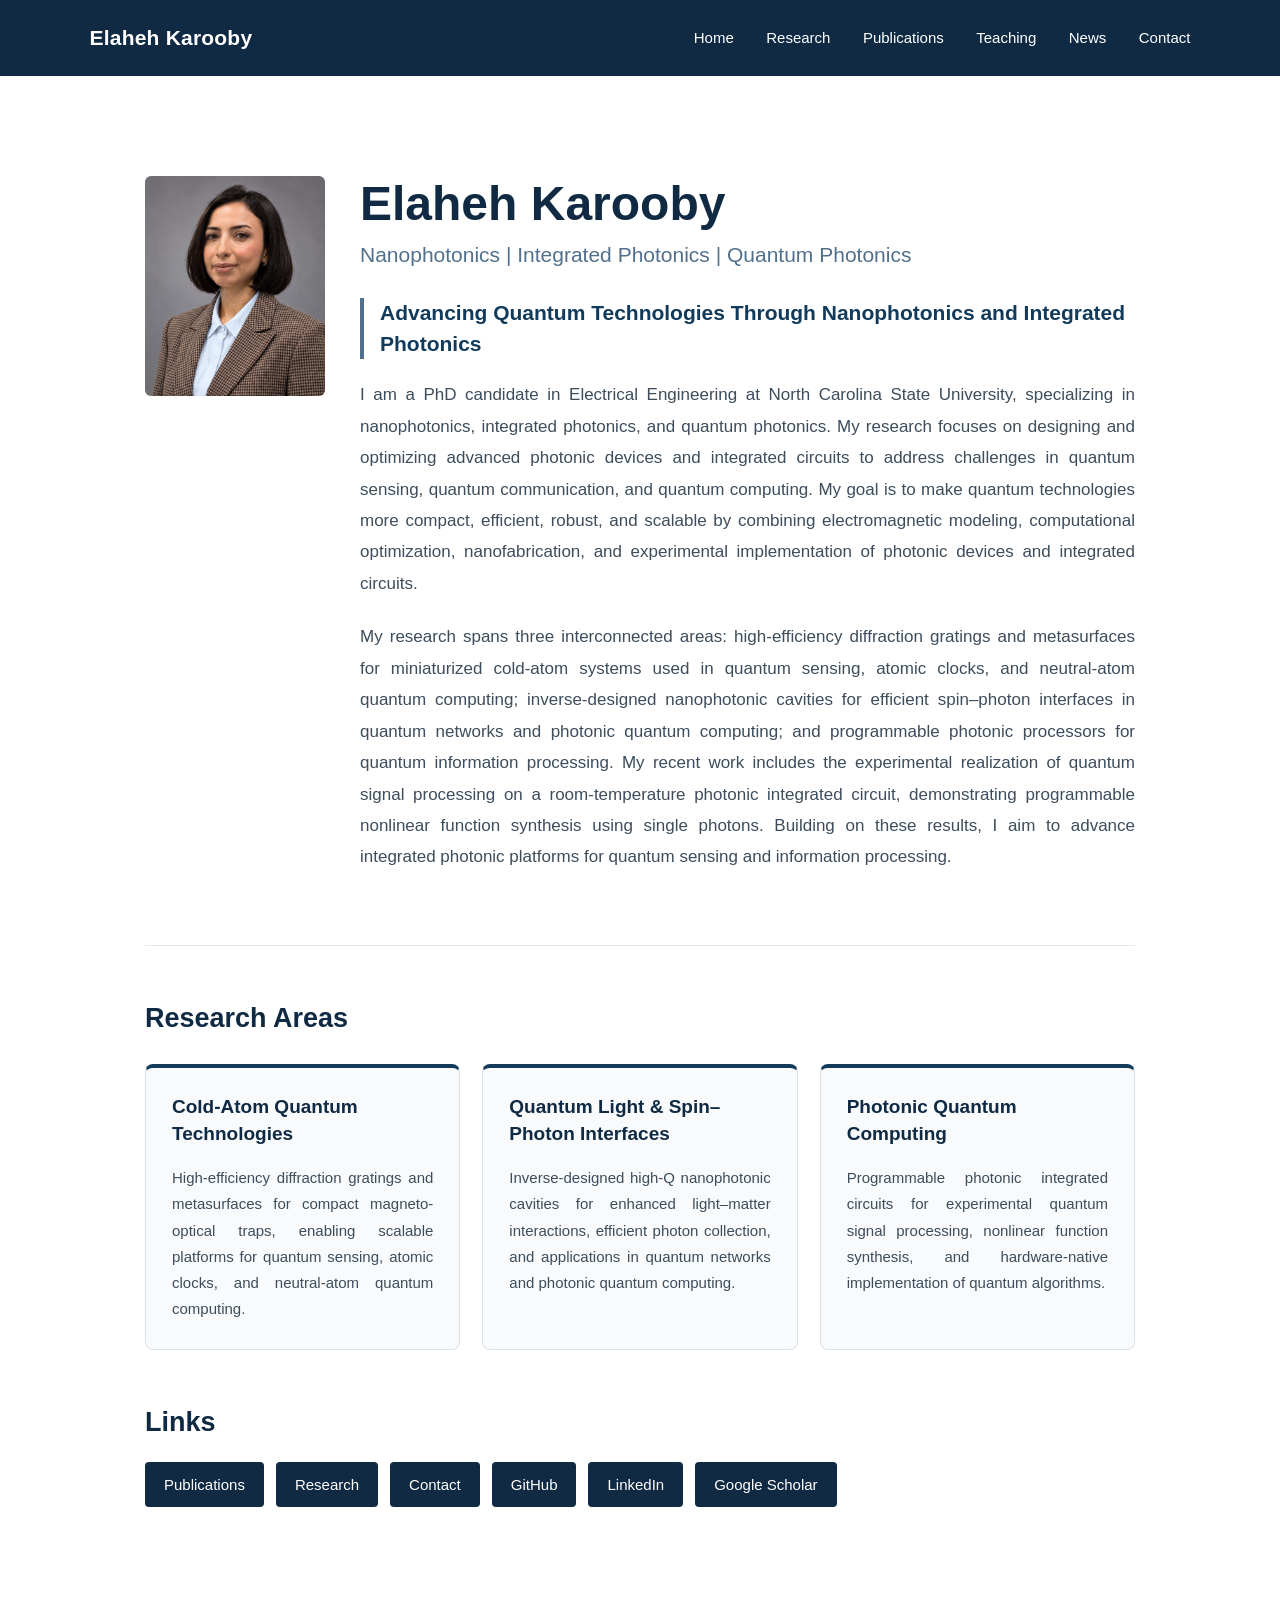
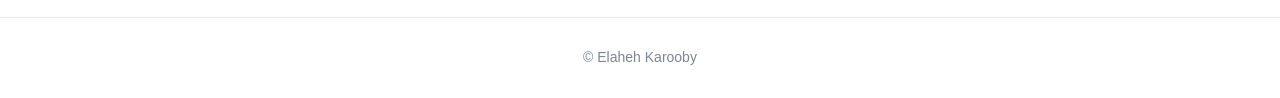
<file: index.html>
<!DOCTYPE html>
<html lang="en">

<head>
  <meta charset="UTF-8">
  <meta name="viewport" content="width=device-width, initial-scale=1.0">
  <meta name="description"
        content="Elaheh Karooby - PhD Candidate at NC State University researching nanophotonics, integrated photonics, and quantum photonics.">
  <title>Elaheh Karooby | Quantum Photonics Research</title>
  <link rel="stylesheet" href="style.css">
</head>

<body>

<header>
  <nav>
    <div class="name">Elaheh Karooby</div>

    <div class="nav-links">
      <a href="index.html">Home</a>
      <a href="research.html">Research</a>
      <a href="publications.html">Publications</a>
      <a href="teaching.html">Teaching</a>
      <a href="news.html">News</a>
      <a href="contact.html">Contact</a>
    </div>
  </nav>
</header>

<main>

  <section class="hero">

    <img
      src="Elaheh_Optica_Photo.png"
      alt="Portrait of Elaheh Karooby"
      class="profile-photo"
    >

    <div class="hero-text">

      <h1>Elaheh Karooby</h1>

      <h2>
        Nanophotonics | Integrated Photonics |
        Quantum Photonics
      </h2>

      <h3 class="research-statement">
        Advancing Quantum Technologies Through
        Nanophotonics and Integrated Photonics
      </h3>

      <p>
        I am a PhD candidate in Electrical Engineering at North Carolina
        State University, specializing in nanophotonics, integrated
        photonics, and quantum photonics. My research focuses
        on designing and optimizing advanced photonic devices and
        integrated circuits to address challenges in quantum sensing,
        quantum communication, and quantum computing. My goal is to
        make quantum technologies more compact, efficient, robust,
        and scalable by combining electromagnetic modeling,
        computational optimization, nanofabrication, and experimental
        implementation of photonic devices and integrated circuits.
      </p>

      <p>
        My research spans three interconnected areas: high-efficiency
        diffraction gratings and metasurfaces for miniaturized cold-atom
        systems used in quantum sensing, atomic clocks, and neutral-atom
        quantum computing; inverse-designed nanophotonic cavities for
        efficient spin–photon interfaces in quantum networks and photonic
        quantum computing; and programmable photonic processors for
        quantum information processing. My recent work includes the
        experimental realization of quantum signal processing on a
        room-temperature photonic integrated circuit, demonstrating
        programmable nonlinear function synthesis using single photons.
        Building on these results, I aim to advance integrated photonic
        platforms for quantum sensing and information processing.
      </p>

    </div>

  </section>


  <h2 class="section-title">Research Areas</h2>

  <div class="research-grid">

    <div class="research-card">
      <h3>Cold-Atom Quantum Technologies</h3>
      <p>
        High-efficiency diffraction gratings and metasurfaces
        for compact magneto-optical traps, enabling scalable
        platforms for quantum sensing, atomic clocks, and
        neutral-atom quantum computing.
      </p>
    </div>

    <div class="research-card">
      <h3>Quantum Light &amp; Spin–Photon Interfaces</h3>
      <p>
        Inverse-designed high-Q nanophotonic cavities for
        enhanced light–matter interactions, efficient photon
        collection, and applications in quantum networks
        and photonic quantum computing.
      </p>
    </div>

    <div class="research-card">
      <h3>Photonic Quantum Computing</h3>
      <p>
        Programmable photonic integrated circuits for
        experimental quantum signal processing, nonlinear
        function synthesis, and hardware-native
        implementation of quantum algorithms.
      </p>
    </div>

  </div>


  <h2 class="section-title">Links</h2>

  <div class="buttons">

    <a class="button" href="publications.html">
      Publications
    </a>

    <a class="button" href="research.html">
      Research
    </a>

    <a class="button" href="contact.html">
      Contact
    </a>

    <a class="button"
       href="https://github.com/ekarooby"
       target="_blank"
       rel="noopener noreferrer">
      GitHub
    </a>

    <a class="button"
       href="https://www.linkedin.com/in/elaheh-karooby-2968b288"
       target="_blank"
       rel="noopener noreferrer">
      LinkedIn
    </a>

    <a class="button"
       href="https://scholar.google.com/citations?hl=en&amp;user=1yUfxxIAAAAJ&amp;view_op=list_works&amp;sortby=pubdate"
       target="_blank"
       rel="noopener noreferrer">
      Google Scholar
    </a>

  </div>

</main>

<footer>
  © Elaheh Karooby
</footer>

</body>
</html>
</file>
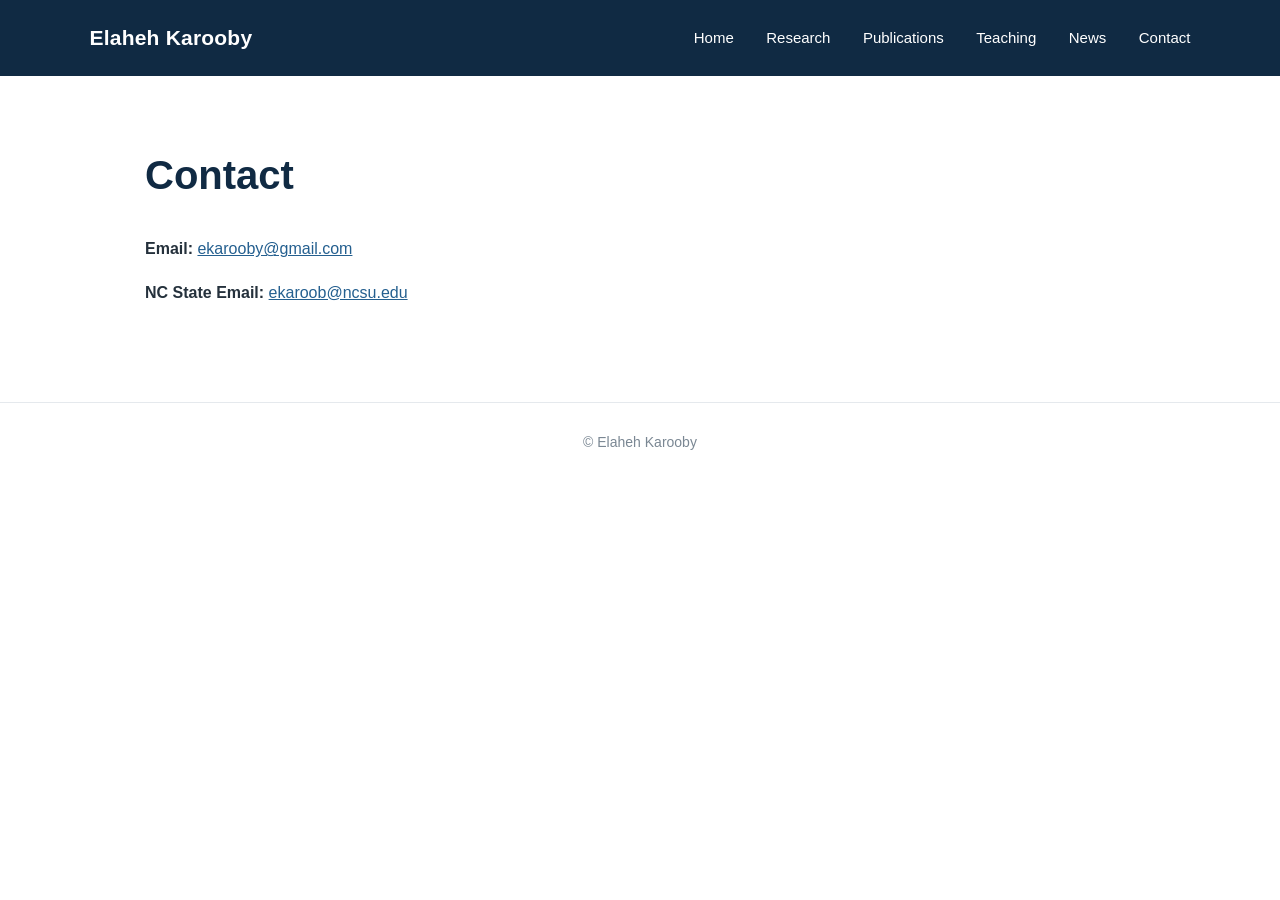
<file: contact.html>
<!DOCTYPE html>
<html lang="en">

<head>
  <meta charset="UTF-8">
  <meta name="viewport" content="width=device-width, initial-scale=1.0">
  <title>Contact | Elaheh Karooby</title>
  <link rel="stylesheet" href="style.css">
</head>

<body>

<header>
  <nav>
    <div class="name">Elaheh Karooby</div>

    <div>
      <a href="index.html">Home</a>
      <a href="research.html">Research</a>
      <a href="publications.html">Publications</a>
      <a href="teaching.html">Teaching</a>
      <a href="news.html">News</a>
      <a href="contact.html">Contact</a>
    </div>
  </nav>
</header>

<main>

  <h1>Contact</h1>

  <p>
    <strong>Email:</strong>
    <a href="mailto:ekarooby@gmail.com">ekarooby@gmail.com</a>
  </p>

  <p>
    <strong>NC State Email:</strong>
    <a href="mailto:ekaroob@ncsu.edu">ekaroob@ncsu.edu</a>
  </p>

</main>

<footer>
  © Elaheh Karooby
</footer>

</body>
</html>
</file>
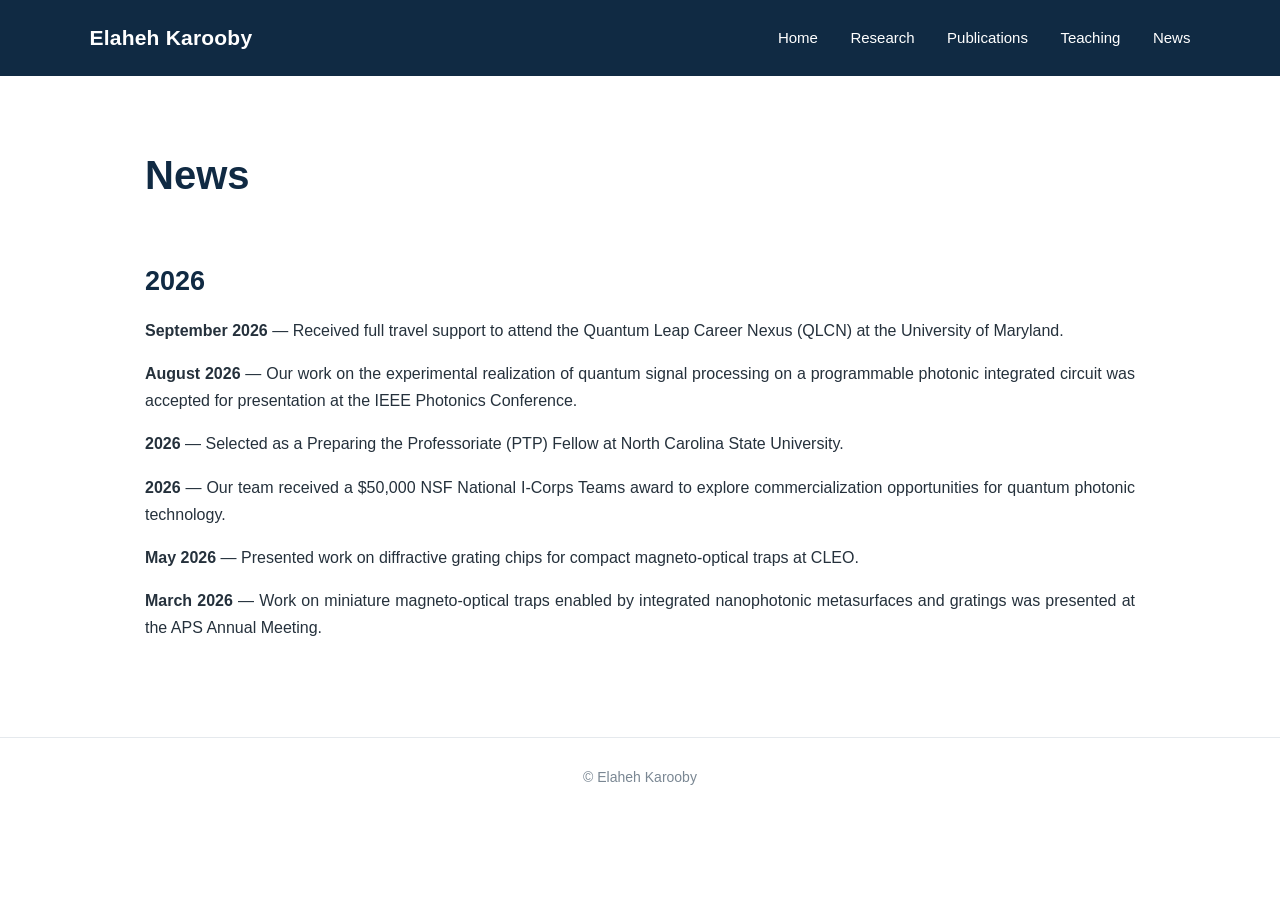
<file: News.html>
<!DOCTYPE html>
<html lang="en">

<head>
  <meta charset="UTF-8">
  <meta name="viewport" content="width=device-width, initial-scale=1.0">
  <title>News | Elaheh Karooby</title>
  <link rel="stylesheet" href="style.css">
</head>

<body>

<header>
  <nav>
    <div class="name">Elaheh Karooby</div>

    <div>
      <a href="index.html">Home</a>
      <a href="research.html">Research</a>
      <a href="publications.html">Publications</a>
      <a href="teaching.html">Teaching</a>
      <a href="news.html">News</a>
    </div>
  </nav>
</header>

<main>

  <h1>News</h1>

  <h2 class="section-title">2026</h2>

  <p>
    <strong>September 2026</strong> — Received full travel support to attend the
    Quantum Leap Career Nexus (QLCN) at the University of Maryland.
  </p>

  <p>
    <strong>August 2026</strong> — Our work on the experimental realization of
    quantum signal processing on a programmable photonic integrated circuit was
    accepted for presentation at the IEEE Photonics Conference.
  </p>

  <p>
    <strong>2026</strong> — Selected as a Preparing the Professoriate (PTP) Fellow
    at North Carolina State University.
  </p>

  <p>
    <strong>2026</strong> — Our team received a $50,000 NSF National I-Corps Teams
    award to explore commercialization opportunities for quantum photonic technology.
  </p>

  <p>
    <strong>May 2026</strong> — Presented work on diffractive grating chips for
    compact magneto-optical traps at CLEO.
  </p>

  <p>
    <strong>March 2026</strong> — Work on miniature magneto-optical traps enabled
    by integrated nanophotonic metasurfaces and gratings was presented at the
    APS Annual Meeting.
  </p>

</main>

<footer>
  © Elaheh Karooby
</footer>

</body>
</html>
</file>
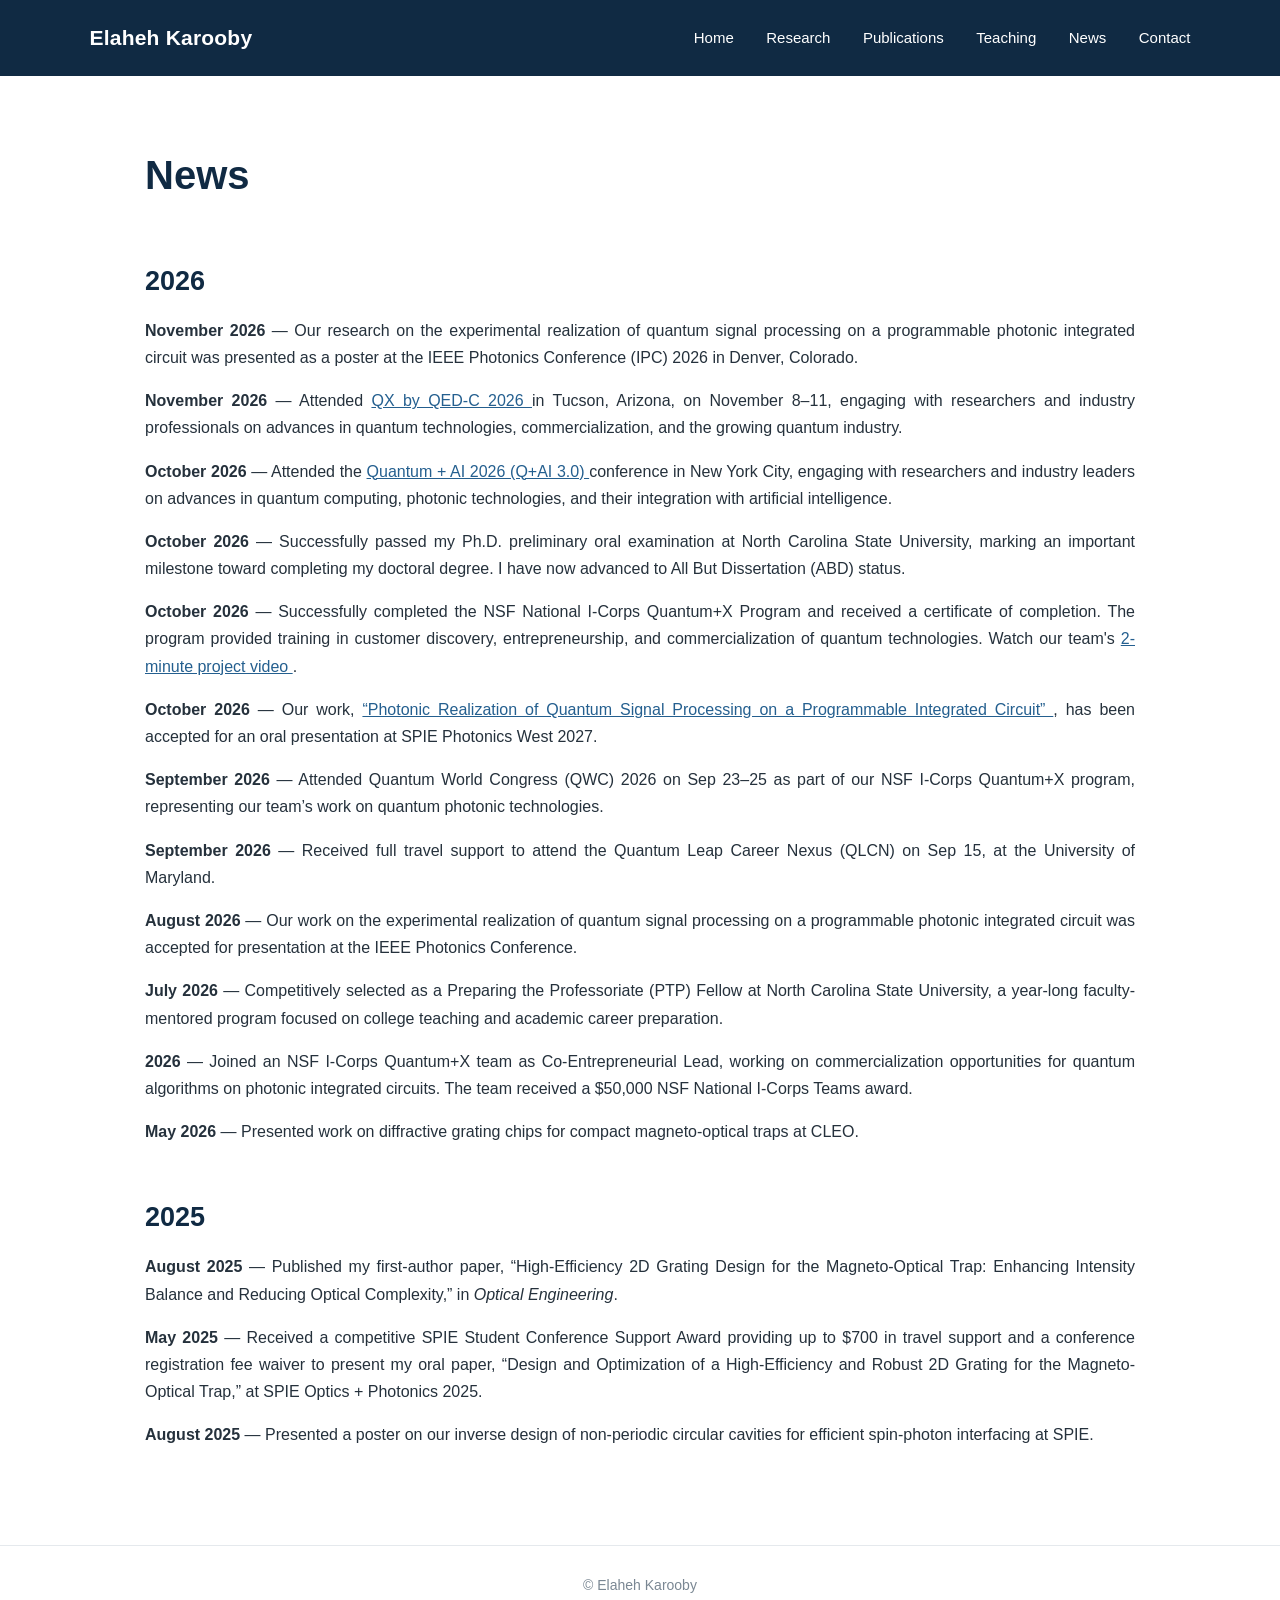
<file: news.html>
<!DOCTYPE html>
<html lang="en">

<head>
  <meta charset="UTF-8">
  <meta name="viewport" content="width=device-width, initial-scale=1.0">
  <title>News | Elaheh Karooby</title>
  <link rel="stylesheet" href="style.css">
</head>

<body>

<header>
  <nav>
    <div class="name">Elaheh Karooby</div>

    <div>
      <a href="index.html">Home</a>
      <a href="research.html">Research</a>
      <a href="publications.html">Publications</a>
      <a href="teaching.html">Teaching</a>
      <a href="news.html">News</a>
      <a href="contact.html">Contact</a>
    </div>
  </nav>
</header>

<main>

  <h1>News</h1>

  <h2 class="section-title">2026</h2>

  <p>
    <strong>November 2026</strong> — Our research on the experimental
    realization of quantum signal processing on a programmable photonic
    integrated circuit was presented as a poster at the IEEE Photonics
    Conference (IPC) 2026 in Denver, Colorado.
  </p>

  <p>
    <strong>November 2026</strong> — Attended
    <a href="https://quantumconsortium.org/meeting-agenda/"
       target="_blank"
       rel="noopener noreferrer">
      QX by QED-C 2026
    </a>
    in Tucson, Arizona, on November 8–11, engaging with
    researchers and industry professionals on advances
    in quantum technologies, commercialization,
    and the growing quantum industry.
  </p>

  <p>
    <strong>October 2026</strong> — Attended the
    <a href="https://iqtevent.com/quantumai/"
       target="_blank"
       rel="noopener noreferrer">
      Quantum + AI 2026 (Q+AI 3.0)
    </a>
    conference in New York City, engaging with researchers
    and industry leaders on advances in quantum computing,
    photonic technologies, and their integration with
    artificial intelligence.
  </p>

  <p>
    <strong>October 2026</strong> — Successfully passed my Ph.D.
    preliminary oral examination at North Carolina State University,
    marking an important milestone toward completing my doctoral
    degree. I have now advanced to All But Dissertation (ABD) status.
  </p>

  <p>
    <strong>October 2026</strong> — Successfully completed the
    NSF National I-Corps Quantum+X Program and received a certificate
    of completion. The program provided training in customer discovery,
    entrepreneurship, and commercialization of quantum technologies.
    Watch our team's
    <a href="https://www.youtube.com/watch?v=4euamA9ElsQ"
       target="_blank"
       rel="noopener noreferrer">
      2-minute project video
    </a>.
  </p>

  <p>
    <strong>October 2026</strong> — Our work,
    <a href="https://spie.org/photonics-west/presentation/Photonic-realization-of-quantum-signal-processing-on-a-programmable-integrated/14486-34"
       target="_blank"
       rel="noopener noreferrer">
      “Photonic Realization of Quantum Signal Processing on a
      Programmable Integrated Circuit”
    </a>,
    has been accepted for an oral presentation at
    SPIE Photonics West 2027.
  </p>

  <p>
    <strong>September 2026</strong> — Attended Quantum World Congress (QWC) 2026
    on Sep 23–25 as part of our NSF I-Corps Quantum+X program, representing
    our team’s work on quantum photonic technologies.
  </p>

  <p>
    <strong>September 2026</strong> — Received full travel support to attend the
    Quantum Leap Career Nexus (QLCN) on Sep 15, at the University of Maryland.
  </p>

  <p>
    <strong>August 2026</strong> — Our work on the experimental realization of
    quantum signal processing on a programmable photonic integrated circuit was
    accepted for presentation at the IEEE Photonics Conference.
  </p>

  <p>
    <strong>July 2026</strong> — Competitively selected as a Preparing the Professoriate
    (PTP) Fellow at North Carolina State University, a year-long faculty-mentored
    program focused on college teaching and academic career preparation.
  </p>

  <p>
    <strong>2026</strong> — Joined an NSF I-Corps Quantum+X team as Co-Entrepreneurial
    Lead, working on commercialization opportunities for quantum algorithms on
    photonic integrated circuits. The team received a $50,000 NSF National I-Corps
    Teams award.
  </p>

  <p>
    <strong>May 2026</strong> — Presented work on diffractive grating chips for
    compact magneto-optical traps at CLEO.
  </p>


  <h2 class="section-title">2025</h2>

  <p>
    <strong>August 2025</strong> — Published my first-author paper,
    “High-Efficiency 2D Grating Design for the Magneto-Optical Trap:
    Enhancing Intensity Balance and Reducing Optical Complexity,”
    in <em>Optical Engineering</em>.
  </p>

  <p>
    <strong>May 2025</strong> — Received a competitive SPIE Student Conference Support
    Award providing up to $700 in travel support and a conference registration fee waiver
    to present my oral paper, “Design and Optimization of a High-Efficiency and Robust
    2D Grating for the Magneto-Optical Trap,” at SPIE Optics + Photonics 2025.
  </p>

  <p>
    <strong>August 2025</strong> — Presented a poster on our inverse design of
    non-periodic circular cavities for efficient spin-photon interfacing at SPIE.
  </p>

</main>

<footer>
  © Elaheh Karooby
</footer>

</body>
</html>
</file>
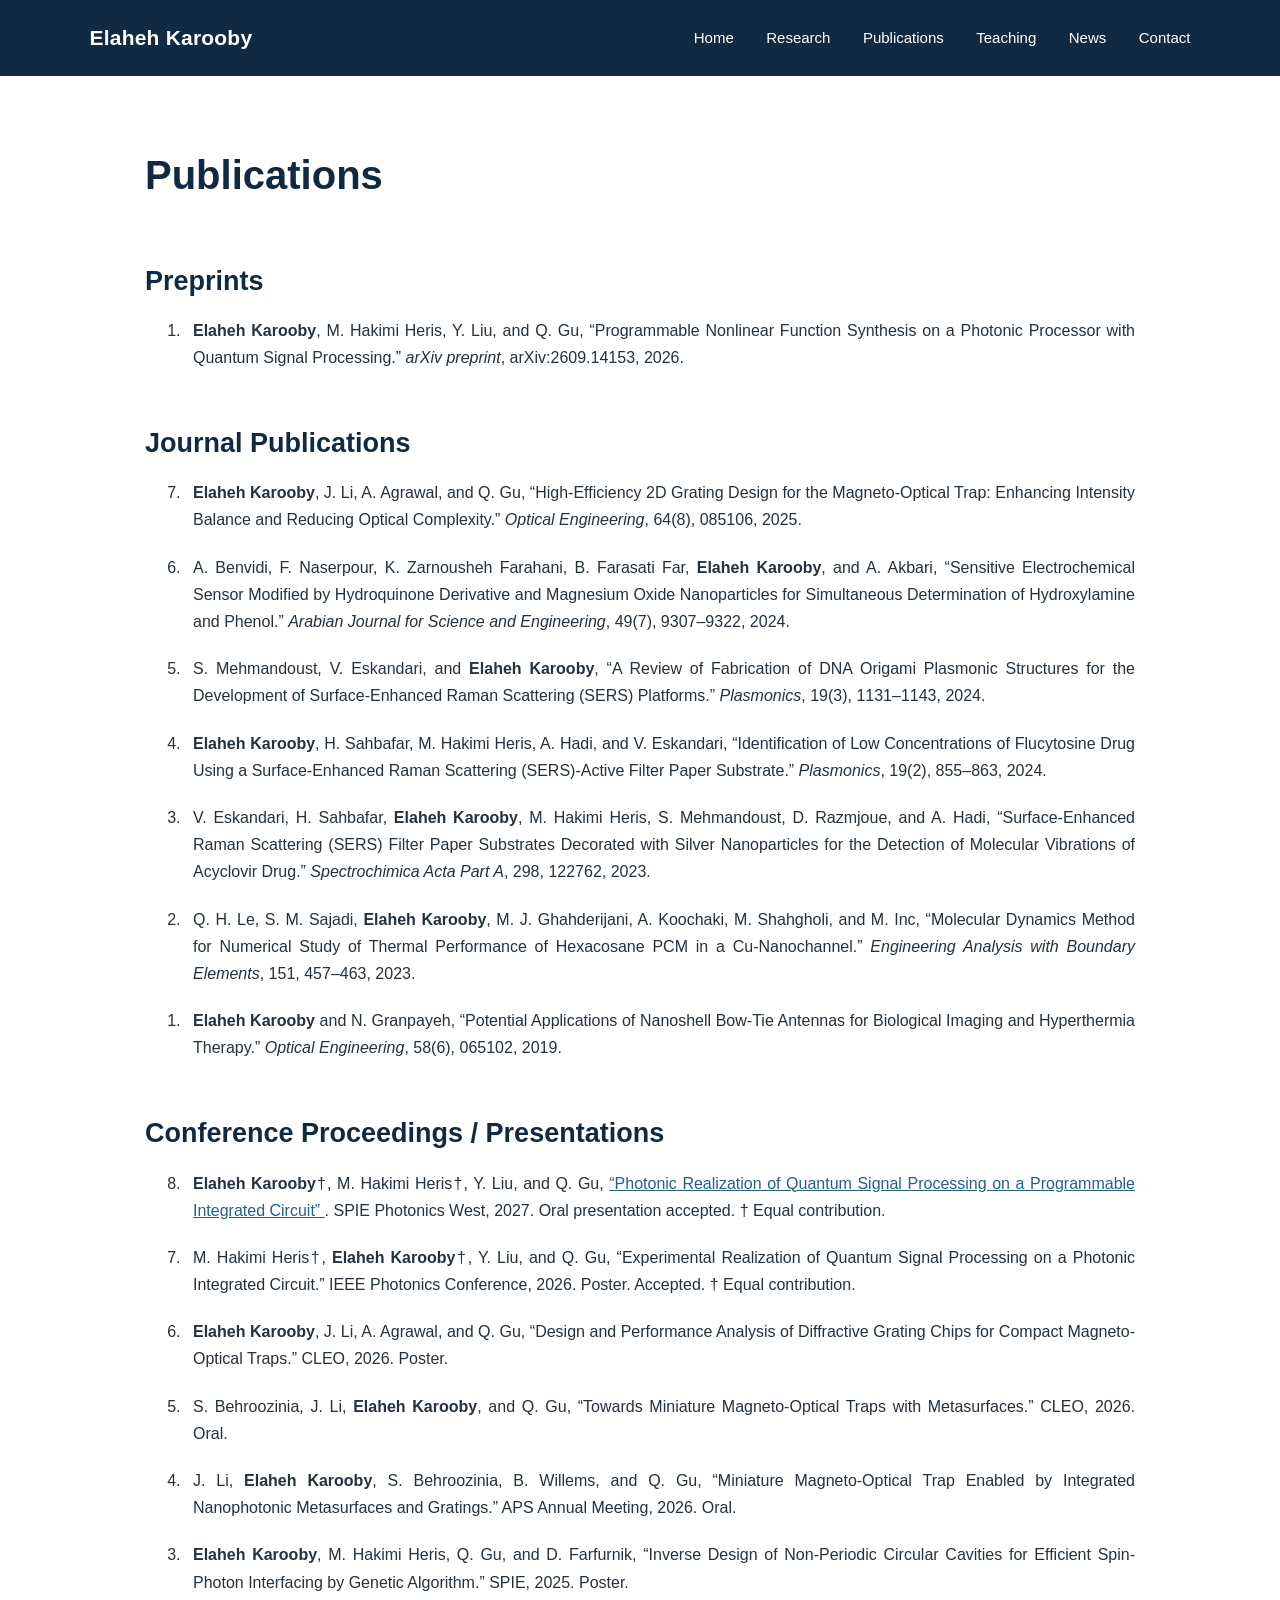
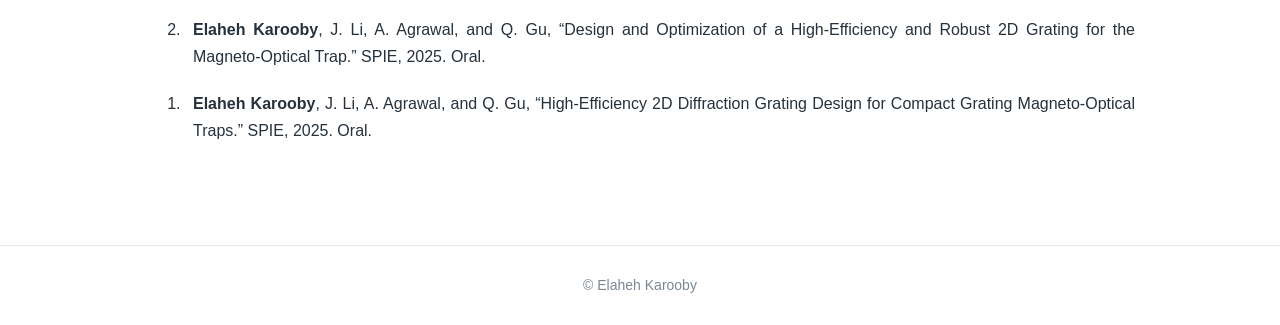
<file: publications.html>
<!DOCTYPE html>
<html lang="en">

<head>
  <meta charset="UTF-8">
  <meta name="viewport" content="width=device-width, initial-scale=1.0">
  <title>Publications | Elaheh Karooby</title>
  <link rel="stylesheet" href="style.css">

  <!-- Justify publication entries only -->
  <style>
    .publications-page ol li {
      text-align: justify;
      text-justify: inter-word;
    }
  </style>
</head>

<body>

<header>
  <nav>
    <div class="name">Elaheh Karooby</div>

    <div>
      <a href="index.html">Home</a>
      <a href="research.html">Research</a>
      <a href="publications.html">Publications</a>
      <a href="teaching.html">Teaching</a>
      <a href="news.html">News</a>
      <a href="contact.html">Contact</a>
    </div>
  </nav>
</header>

<main class="publications-page">

  <h1>Publications</h1>


  <h2 class="section-title">Preprints</h2>

  <ol reversed>

    <li>
      <strong>Elaheh Karooby</strong>, M. Hakimi Heris, Y. Liu, and Q. Gu,
      “Programmable Nonlinear Function Synthesis on a Photonic Processor with
      Quantum Signal Processing.”
      <em>arXiv preprint</em>, arXiv:2609.14153, 2026.
    </li>

  </ol>


  <h2 class="section-title">Journal Publications</h2>

  <ol reversed>

    <li>
      <strong>Elaheh Karooby</strong>, J. Li, A. Agrawal, and Q. Gu,
      “High-Efficiency 2D Grating Design for the Magneto-Optical Trap:
      Enhancing Intensity Balance and Reducing Optical Complexity.”
      <em>Optical Engineering</em>, 64(8), 085106, 2025.
    </li>

    <li>
      A. Benvidi, F. Naserpour, K. Zarnousheh Farahani, B. Farasati Far,
      <strong>Elaheh Karooby</strong>, and A. Akbari,
      “Sensitive Electrochemical Sensor Modified by Hydroquinone Derivative and
      Magnesium Oxide Nanoparticles for Simultaneous Determination of
      Hydroxylamine and Phenol.”
      <em>Arabian Journal for Science and Engineering</em>, 49(7), 9307–9322, 2024.
    </li>

    <li>
      S. Mehmandoust, V. Eskandari, and <strong>Elaheh Karooby</strong>,
      “A Review of Fabrication of DNA Origami Plasmonic Structures for the
      Development of Surface-Enhanced Raman Scattering (SERS) Platforms.”
      <em>Plasmonics</em>, 19(3), 1131–1143, 2024.
    </li>

    <li>
      <strong>Elaheh Karooby</strong>, H. Sahbafar, M. Hakimi Heris, A. Hadi,
      and V. Eskandari,
      “Identification of Low Concentrations of Flucytosine Drug Using a
      Surface-Enhanced Raman Scattering (SERS)-Active Filter Paper Substrate.”
      <em>Plasmonics</em>, 19(2), 855–863, 2024.
    </li>

    <li>
      V. Eskandari, H. Sahbafar, <strong>Elaheh Karooby</strong>,
      M. Hakimi Heris, S. Mehmandoust, D. Razmjoue, and A. Hadi,
      “Surface-Enhanced Raman Scattering (SERS) Filter Paper Substrates
      Decorated with Silver Nanoparticles for the Detection of Molecular
      Vibrations of Acyclovir Drug.”
      <em>Spectrochimica Acta Part A</em>, 298, 122762, 2023.
    </li>

    <li>
      Q. H. Le, S. M. Sajadi, <strong>Elaheh Karooby</strong>, M. J. Ghahderijani,
      A. Koochaki, M. Shahgholi, and M. Inc,
      “Molecular Dynamics Method for Numerical Study of Thermal Performance
      of Hexacosane PCM in a Cu-Nanochannel.”
      <em>Engineering Analysis with Boundary Elements</em>, 151, 457–463, 2023.
    </li>

    <li>
      <strong>Elaheh Karooby</strong> and N. Granpayeh,
      “Potential Applications of Nanoshell Bow-Tie Antennas for Biological
      Imaging and Hyperthermia Therapy.”
      <em>Optical Engineering</em>, 58(6), 065102, 2019.
    </li>

  </ol>


  <h2 class="section-title">Conference Proceedings / Presentations</h2>

  <ol reversed>

    
  <li>
    <strong>Elaheh Karooby</strong>†, M. Hakimi Heris†, Y. Liu, and Q. Gu,
    <a href="https://spie.org/photonics-west/presentation/Photonic-realization-of-quantum-signal-processing-on-a-programmable-integrated/14486-34"
       target="_blank"
       rel="noopener noreferrer">
      “Photonic Realization of Quantum Signal Processing on a Programmable
      Integrated Circuit”
    </a>.
    SPIE Photonics West, 2027. Oral presentation accepted. † Equal contribution.
  </li>

    <li>
      M. Hakimi Heris†, <strong>Elaheh Karooby</strong>†, Y. Liu, and Q. Gu,
      “Experimental Realization of Quantum Signal Processing on a Photonic
      Integrated Circuit.”
      IEEE Photonics Conference, 2026. Poster. Accepted. † Equal contribution.
    </li>

    <li>
      <strong>Elaheh Karooby</strong>, J. Li, A. Agrawal, and Q. Gu,
      “Design and Performance Analysis of Diffractive Grating Chips for Compact
      Magneto-Optical Traps.”
      CLEO, 2026. Poster.
    </li>

    <li>
      S. Behroozinia, J. Li, <strong>Elaheh Karooby</strong>, and Q. Gu,
      “Towards Miniature Magneto-Optical Traps with Metasurfaces.”
      CLEO, 2026. Oral.
    </li>

    <li>
      J. Li, <strong>Elaheh Karooby</strong>, S. Behroozinia, B. Willems,
      and Q. Gu,
      “Miniature Magneto-Optical Trap Enabled by Integrated Nanophotonic
      Metasurfaces and Gratings.”
      APS Annual Meeting, 2026. Oral.
    </li>

    <li>
      <strong>Elaheh Karooby</strong>, M. Hakimi Heris, Q. Gu, and D. Farfurnik,
      “Inverse Design of Non-Periodic Circular Cavities for Efficient
      Spin-Photon Interfacing by Genetic Algorithm.”
      SPIE, 2025. Poster.
    </li>

    <li>
      <strong>Elaheh Karooby</strong>, J. Li, A. Agrawal, and Q. Gu,
      “Design and Optimization of a High-Efficiency and Robust 2D Grating for
      the Magneto-Optical Trap.”
      SPIE, 2025. Oral.
    </li>

    <li>
      <strong>Elaheh Karooby</strong>, J. Li, A. Agrawal, and Q. Gu,
      “High-Efficiency 2D Diffraction Grating Design for Compact Grating
      Magneto-Optical Traps.”
      SPIE, 2025. Oral.
    </li>

  </ol>

</main>

<footer>
  © Elaheh Karooby
</footer>

</body>
</html>
</file>
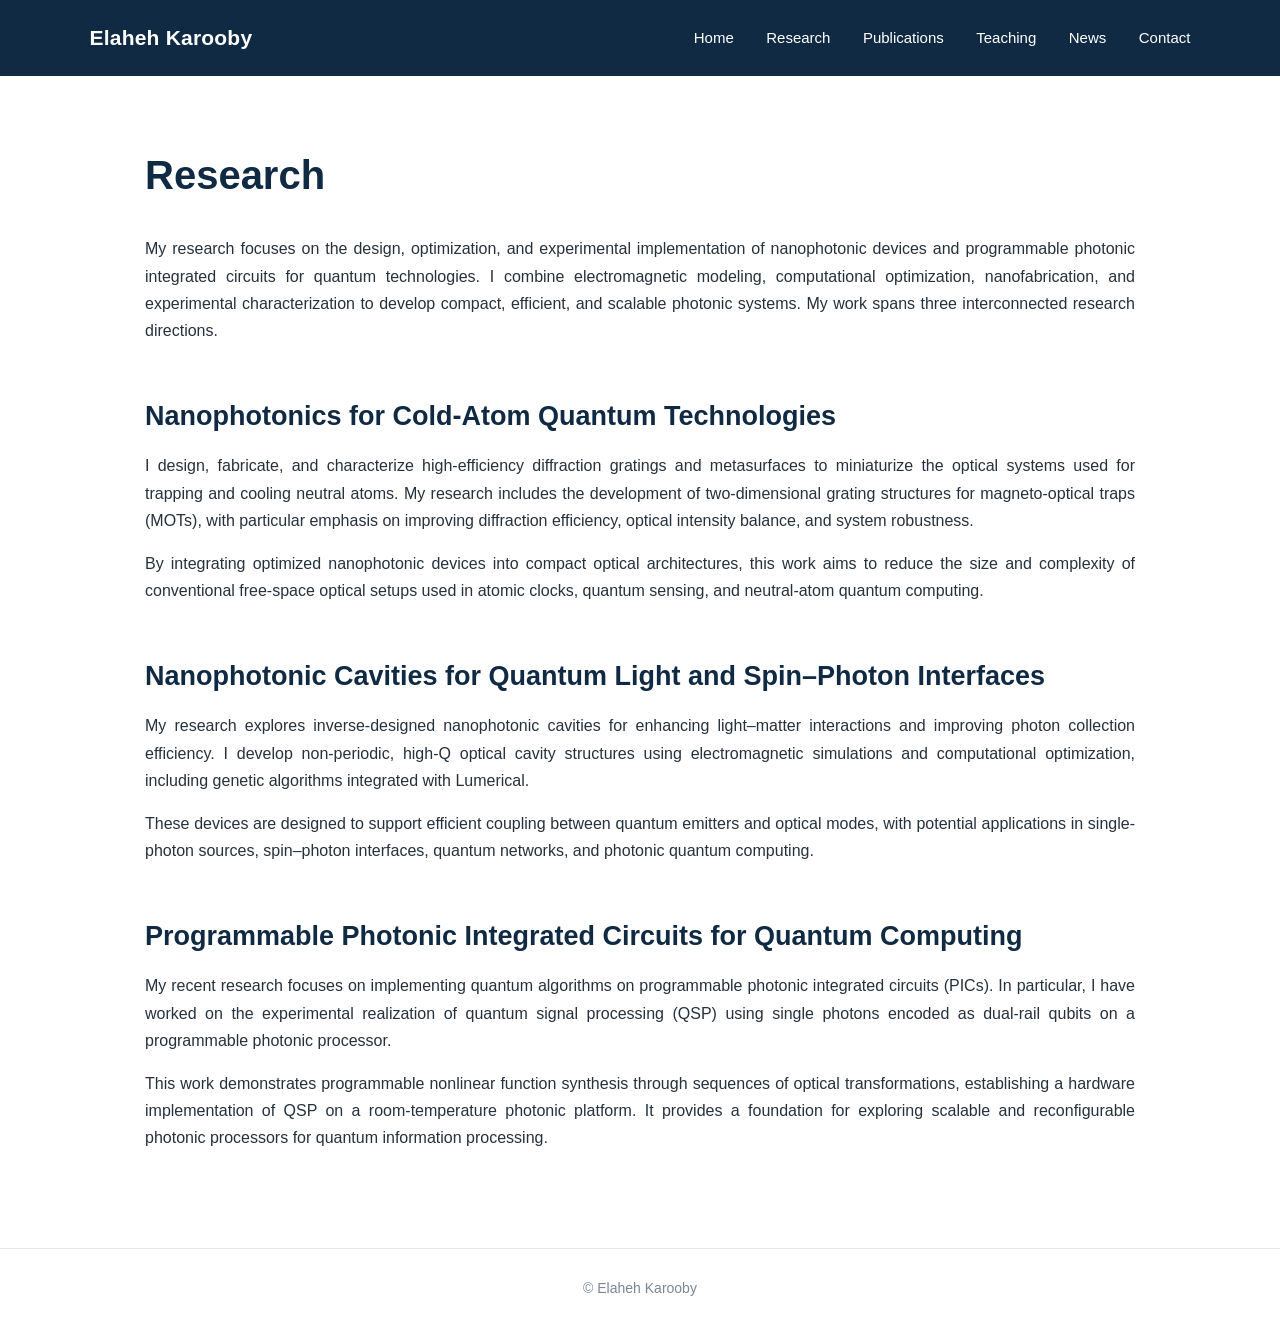
<file: research.html>
<!DOCTYPE html>
<html lang="en">

<head>
  <meta charset="UTF-8">
  <meta name="viewport" content="width=device-width, initial-scale=1.0">
  <meta name="description"
        content="Research of Elaheh Karooby in nanophotonics, integrated photonics, and quantum technologies.">
  <title>Research | Elaheh Karooby</title>
  <link rel="stylesheet" href="style.css">
</head>

<body>

<header>
  <nav>
    <div class="name">Elaheh Karooby</div>

    <div>
      <a href="index.html">Home</a>
      <a href="research.html">Research</a>
      <a href="publications.html">Publications</a>
      <a href="teaching.html">Teaching</a>
      <a href="news.html">News</a>
      <a href="contact.html">Contact</a>
    </div>
  </nav>
</header>

<main>

  <h1>Research</h1>

  <p>
    My research focuses on the design, optimization, and experimental
    implementation of nanophotonic devices and programmable photonic
    integrated circuits for quantum technologies. I combine
    electromagnetic modeling, computational optimization,
    nanofabrication, and experimental characterization to develop
    compact, efficient, and scalable photonic systems. My work
    spans three interconnected research directions.
  </p>


  <h2 class="section-title">
    Nanophotonics for Cold-Atom Quantum Technologies
  </h2>

  <p>
    I design, fabricate, and characterize high-efficiency diffraction
    gratings and metasurfaces to miniaturize the optical systems used
    for trapping and cooling neutral atoms. My research includes
    the development of two-dimensional grating structures for
    magneto-optical traps (MOTs), with particular emphasis on
    improving diffraction efficiency, optical intensity balance,
    and system robustness.
  </p>

  <p>
    By integrating optimized nanophotonic devices into compact
    optical architectures, this work aims to reduce the size
    and complexity of conventional free-space optical setups
    used in atomic clocks, quantum sensing, and neutral-atom
    quantum computing.
  </p>


  <h2 class="section-title">
    Nanophotonic Cavities for Quantum Light and
    Spin–Photon Interfaces
  </h2>

  <p>
    My research explores inverse-designed nanophotonic cavities
    for enhancing light–matter interactions and improving photon
    collection efficiency. I develop non-periodic, high-Q optical
    cavity structures using electromagnetic simulations and
    computational optimization, including genetic algorithms
    integrated with Lumerical.
  </p>

  <p>
    These devices are designed to support efficient coupling
    between quantum emitters and optical modes, with potential
    applications in single-photon sources, spin–photon interfaces,
    quantum networks, and photonic quantum computing.
  </p>


  <h2 class="section-title">
    Programmable Photonic Integrated Circuits for
    Quantum Computing
  </h2>

  <p>
    My recent research focuses on implementing quantum algorithms
    on programmable photonic integrated circuits (PICs).
    In particular, I have worked on the experimental realization
    of quantum signal processing (QSP) using single photons
    encoded as dual-rail qubits on a programmable photonic
    processor.
  </p>

  <p>
    This work demonstrates programmable nonlinear function
    synthesis through sequences of optical transformations,
    establishing a hardware implementation of QSP on a
    room-temperature photonic platform. It provides a
    foundation for exploring scalable and reconfigurable
    photonic processors for quantum information processing.
  </p>

</main>

<footer>
  © Elaheh Karooby
</footer>

</body>
</html>
</file>
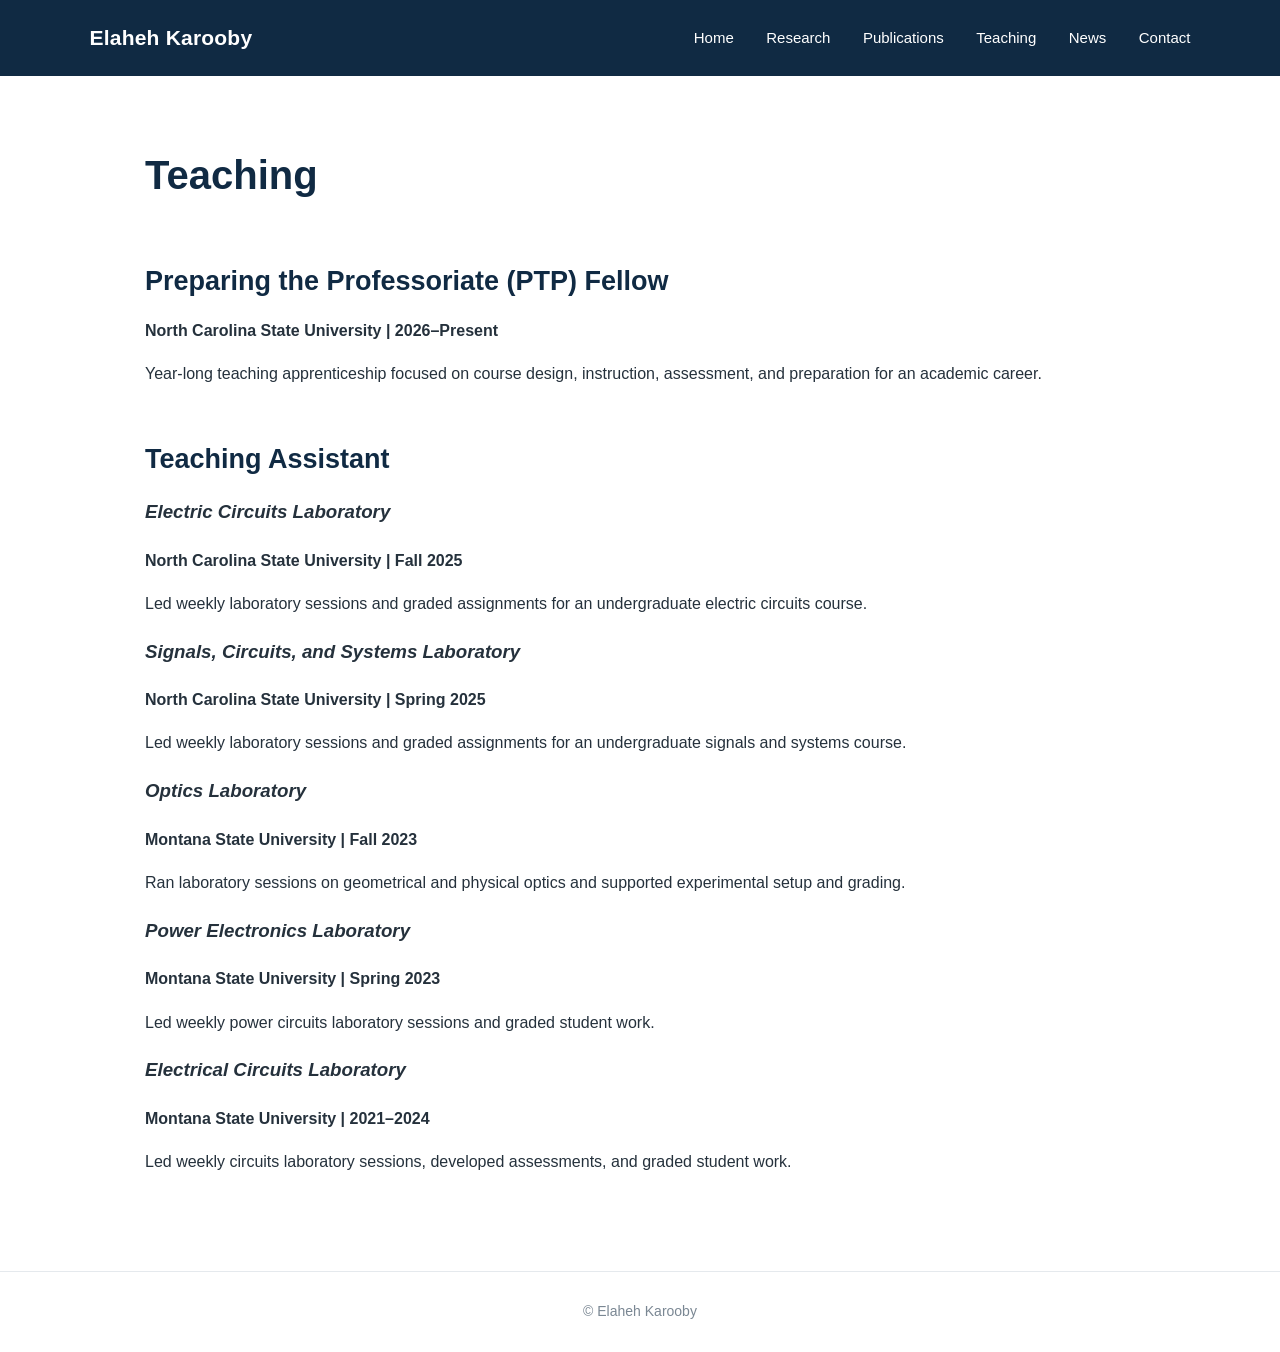
<file: teaching.html>
<!DOCTYPE html>
<html lang="en">

<head>
  <meta charset="UTF-8">
  <meta name="viewport" content="width=device-width, initial-scale=1.0">
  <title>Teaching | Elaheh Karooby</title>
  <link rel="stylesheet" href="style.css">
</head>

<body>

<header>
  <nav>
    <div class="name">Elaheh Karooby</div>

    <div>
      <a href="index.html">Home</a>
      <a href="research.html">Research</a>
      <a href="publications.html">Publications</a>
      <a href="teaching.html">Teaching</a>
      <a href="news.html">News</a>
      <a href="contact.html">Contact</a>
    </div>
  </nav>
</header>

<main>

  <h1>Teaching</h1>

  <h2 class="section-title">
    Preparing the Professoriate (PTP) Fellow
  </h2>

  <p>
    <strong>North Carolina State University | 2026–Present</strong>
  </p>

  <p>
    Year-long teaching apprenticeship focused on course design, instruction,
    assessment, and preparation for an academic career.
  </p>

  <h2 class="section-title">
    Teaching Assistant
  </h2>

  <h3><em>Electric Circuits Laboratory</em></h3>

  <p>
    <strong>North Carolina State University | Fall 2025</strong>
  </p>

  <p>
    Led weekly laboratory sessions and graded assignments for an undergraduate
    electric circuits course.
  </p>

  <h3><em>Signals, Circuits, and Systems Laboratory</em></h3>

  <p>
    <strong>North Carolina State University | Spring 2025</strong>
  </p>

  <p>
    Led weekly laboratory sessions and graded assignments for an undergraduate
    signals and systems course.
  </p>

  <h3><em>Optics Laboratory</em></h3>

  <p>
    <strong>Montana State University | Fall 2023</strong>
  </p>

  <p>
    Ran laboratory sessions on geometrical and physical optics and supported
    experimental setup and grading.
  </p>

  <h3><em>Power Electronics Laboratory</em></h3>

  <p>
    <strong>Montana State University | Spring 2023</strong>
  </p>

  <p>
    Led weekly power circuits laboratory sessions and graded student work.
  </p>

  <h3><em>Electrical Circuits Laboratory</em></h3>

  <p>
    <strong>Montana State University | 2021–2024</strong>
  </p>

  <p>
    Led weekly circuits laboratory sessions, developed assessments, and graded
    student work.
  </p>

</main>

<footer>
  © Elaheh Karooby
</footer>

</body>
</html>
</file>
<file: style.css>
/* =========================================
   GENERAL
========================================= */

* {
  box-sizing: border-box;
}

body {
  margin: 0;
  font-family: "Helvetica Neue", Arial, sans-serif;
  color: #25313c;
  background: #ffffff;
  line-height: 1.7;
}


/* =========================================
   NAVIGATION
========================================= */

header {
  background: #102a43;
  color: white;
  padding: 20px 7%;
}

nav {
  max-width: 1150px;
  margin: auto;
  display: flex;
  justify-content: space-between;
  align-items: center;
  gap: 20px;
}

nav .name {
  font-size: 21px;
  font-weight: 600;
  letter-spacing: 0.2px;
  color: white;
}

nav a {
  color: #ffffff;
  text-decoration: none;
  margin-left: 28px;
  font-size: 15px;
}

nav a:hover {
  opacity: 0.75;
}


/* =========================================
   MAIN CONTENT
========================================= */

main {
  max-width: 1050px;
  margin: 0 auto;
  padding: 65px 30px 80px;
}

/* Justify paragraphs throughout the website */

main p {
  text-align: justify;
  hyphens: auto;
}


/* =========================================
   HOMEPAGE HERO
========================================= */

.hero {
  display: flex;
  align-items: flex-start;
  gap: 35px;
  padding: 35px 0 50px;
  border-bottom: 1px solid #e5e9ed;
}

.profile-photo {
  width: 180px;
  height: 220px;
  object-fit: cover;
  border-radius: 6px;
  flex-shrink: 0;
}

.hero-text {
  flex: 1;
  min-width: 0;
  max-width: 850px;
}

.hero h1 {
  margin: 0 0 8px;
  color: #102a43;
  font-size: 48px;
  line-height: 1.15;
  font-weight: 650;
}

.hero h2 {
  margin: 0 0 28px;
  color: #52708c;
  font-size: 21px;
  font-weight: 400;
  line-height: 1.5;
}

.research-statement {
  color: #123b5b;
  font-size: 21px;
  font-weight: 700;
  line-height: 1.45;
  margin-top: 25px;
  margin-bottom: 20px;
  padding-left: 16px;
  border-left: 4px solid #52708c;
}

.hero p {
  max-width: 800px;
  font-size: 17px;
  color: #3d4d5c;
  line-height: 1.85;
  margin-top: 0;
  margin-bottom: 22px;
  text-align: justify;
  hyphens: auto;
}


/* =========================================
   PAGE TITLES
========================================= */

main > h1 {
  color: #102a43;
  font-size: 40px;
  margin-top: 0;
}


/* =========================================
   SECTION HEADINGS
========================================= */

.section-title {
  margin-top: 55px;
  margin-bottom: 18px;
  color: #102a43;
  font-size: 27px;
  line-height: 1.3;
}


/* =========================================
   HOMEPAGE RESEARCH CARDS
========================================= */

.research-grid {
  display: grid;
  grid-template-columns: repeat(3, minmax(0, 1fr));
  gap: 22px;
  margin-top: 28px;
  margin-bottom: 55px;
}

.research-card {
  padding: 26px;
  border: 1px solid #dce3e8;
  border-top: 4px solid #123b5b;
  border-radius: 8px;
  background: #f8fafc;

  transition:
    transform 0.2s ease,
    box-shadow 0.2s ease,
    border-color 0.2s ease;
}

.research-card:hover {
  transform: translateY(-4px);
  box-shadow: 0 8px 22px rgba(16, 42, 67, 0.12);
  border-color: #b8ccdc;
}

.research-card h3 {
  margin-top: 0;
  margin-bottom: 18px;
  color: #102a43;
  font-size: 19px;
  font-weight: 700;
  line-height: 1.4;
}

.research-card p {
  margin-top: 0;
  margin-bottom: 0;
  font-size: 15px;
  line-height: 1.75;
  color: #3d4d5c;
  text-align: justify;
  hyphens: auto;
}


/* =========================================
   BUTTONS
========================================= */

.buttons {
  display: flex;
  flex-wrap: wrap;
  gap: 12px;
  margin-top: 22px;
  margin-bottom: 30px;
}

.button {
  display: inline-block;
  padding: 10px 19px;
  border-radius: 4px;
  background: #102a43;
  color: #ffffff;
  text-decoration: none;
  font-size: 15px;
  font-weight: 500;

  transition:
    background-color 0.2s ease,
    transform 0.2s ease;
}

.button:hover {
  background: #284b6d;
  color: #ffffff;
  text-decoration: none;
  transform: translateY(-2px);
}


/* =========================================
   PUBLICATIONS
========================================= */

ol li {
  margin-bottom: 20px;
  padding-left: 8px;
}


/* =========================================
   GENERAL LINKS
========================================= */

main a {
  color: #245f8f;
}

main a:hover {
  text-decoration: underline;
}

main a.button,
main a.button:visited {
  color: #ffffff;
  text-decoration: none;
}

main a.button:hover {
  color: #ffffff;
  text-decoration: none;
}


/* =========================================
   FOOTER
========================================= */

footer {
  border-top: 1px solid #e5e9ed;
  padding: 28px;
  text-align: center;
  color: #7a8793;
  font-size: 14px;
}


/* =========================================
   TABLET
========================================= */

@media (max-width: 850px) {

  header {
    padding: 18px 25px;
  }

  nav {
    flex-direction: column;
    align-items: flex-start;
    gap: 12px;
  }

  nav a {
    margin: 0 18px 0 0;
  }

  main {
    padding: 45px 24px 60px;
  }

  .hero {
    flex-direction: column;
    gap: 22px;
  }

  .profile-photo {
    width: 160px;
    height: 200px;
  }

  .hero h1 {
    font-size: 38px;
  }

  .hero h2 {
    font-size: 19px;
  }

  .research-grid {
    grid-template-columns: repeat(2, minmax(0, 1fr));
  }

}


/* =========================================
   MOBILE
========================================= */

@media (max-width: 600px) {

  header {
    padding: 18px 20px;
  }

  nav .name {
    font-size: 20px;
  }

  nav a {
    font-size: 14px;
    margin-right: 14px;
  }

  main {
    padding: 35px 20px 55px;
  }

  .hero {
    padding-top: 15px;
    padding-bottom: 35px;
  }

  .hero h1 {
    font-size: 34px;
  }

  .hero h2 {
    font-size: 17px;
  }

  .research-statement {
    font-size: 19px;
    padding-left: 12px;
  }

  .hero p {
    font-size: 15px;
    line-height: 1.8;
  }

  .section-title {
    font-size: 24px;
  }

  .research-grid {
    grid-template-columns: 1fr;
  }

  .research-card {
    padding: 22px;
  }

  .buttons {
    gap: 10px;
  }

  .button {
    font-size: 14px;
    padding: 10px 15px;
  }

}


/* =========================================
   ACCESSIBILITY
========================================= */

a:focus-visible {
  outline: 3px solid #5799c5;
  outline-offset: 3px;
}

@media (prefers-reduced-motion: reduce) {

  .research-card,
  .button {
    transition: none;
  }

  .research-card:hover,
  .button:hover {
    transform: none;
  }

}
</file>
